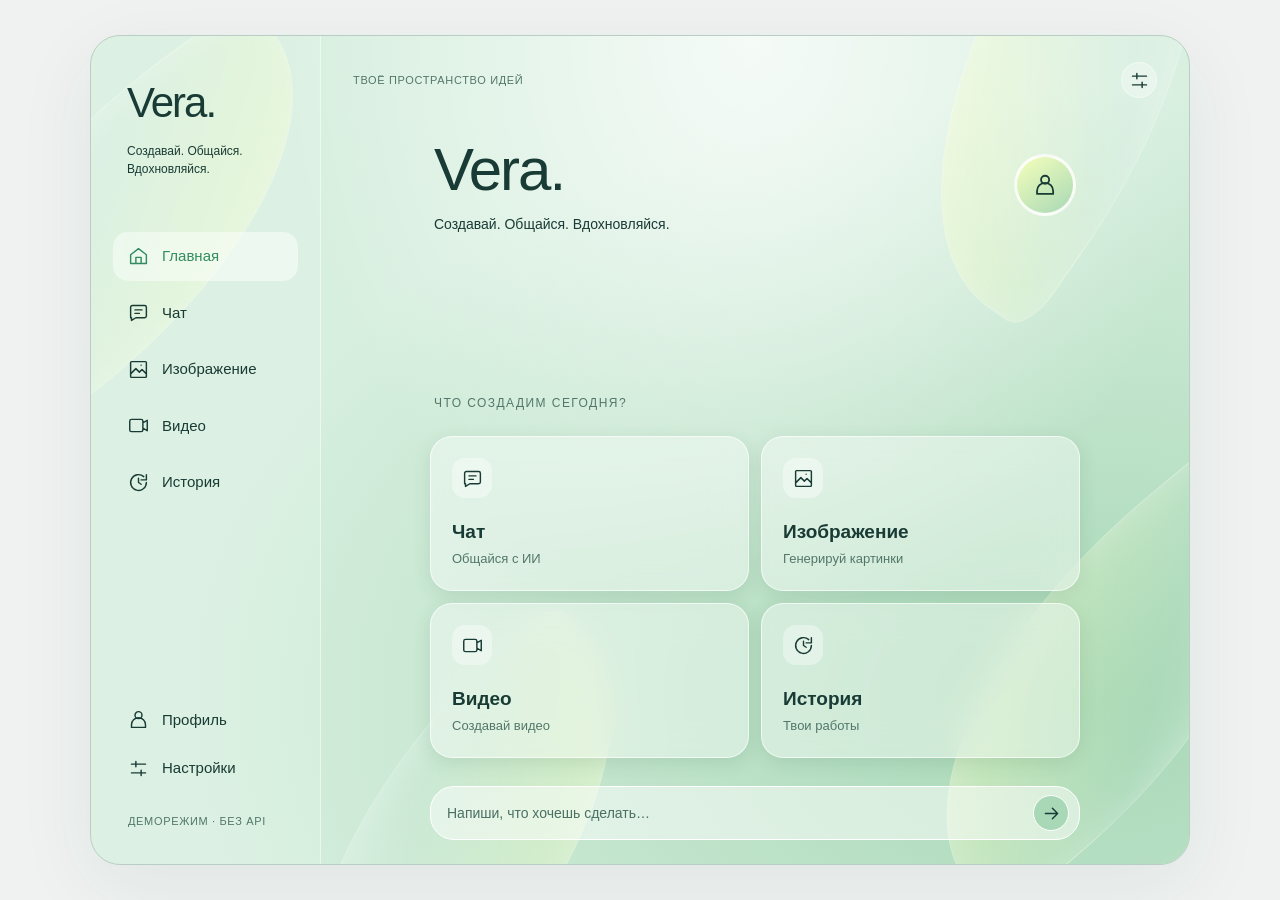
<file: index.html>
<!DOCTYPE html>
<html lang="ru"><head><meta charset="UTF-8"><meta name="viewport" content="width=device-width,initial-scale=1,viewport-fit=cover"><title>Vera — твой AI помощник</title><style>
*{box-sizing:border-box} :root{--bg:#d7efdf;--accent:#328c60;--ink:#193b35;--muted:#52776a;--petal:#f5ffbb;--wash:#a8d8b6;--panel:#ffffff65;--line:#ffffffa8;--shadow:#305e4320}body[data-theme=rose]{--bg:#f6d7e2;--accent:#b64f79;--ink:#59303e;--muted:#916674;--petal:#ffe9e9;--wash:#efa8c4}body[data-theme=sand]{--bg:#f8e7c5;--accent:#aa793c;--ink:#57432b;--muted:#8b7658;--petal:#fff9e5;--wash:#f1cb86}body[data-theme=violet]{--bg:#e5d7f6;--accent:#8c5abd;--ink:#423456;--muted:#7e6b95;--petal:#f7e9ff;--wash:#c7a5e9}body[data-theme=blue]{--bg:#d7e5f6;--accent:#527cb8;--ink:#2b405b;--muted:#617e9e;--petal:#e9faff;--wash:#9cbce5}body[data-theme=gray]{--bg:#c7cfd1;--accent:#607781;--ink:#25373f;--muted:#5b727c;--petal:#f1f5f5;--wash:#8e9ea7}
body{margin:0;background:#eff2f1;color:var(--ink);font:15px/1.5 -apple-system,BlinkMacSystemFont,'Segoe UI',sans-serif}button,input,select{font:inherit;color:inherit}button{cursor:pointer}button,a,input,select{-webkit-tap-highlight-color:transparent}button{border:0;background:none}button:focus-visible,a:focus-visible,input:focus-visible,select:focus-visible{outline:3px solid var(--accent);outline-offset:4px}button:hover{filter:brightness(.97)}button:disabled{opacity:.5;cursor:wait}svg{width:21px;height:21px;fill:none;stroke:currentColor;stroke-width:1.65;stroke-linecap:round;stroke-linejoin:round;flex-shrink:0}h1,h2,h3,p{margin:0}h2{font-size:22px;font-weight:550}h3{font-size:16px;font-weight:550}small{color:var(--muted);font-size:12px} .app{position:relative;max-width:1100px;margin:35px auto;min-height:calc(100dvh - 70px);border:1px solid #b9cec3;border-radius:30px;overflow:hidden;background:var(--bg);box-shadow:0 22px 80px #233e3b12;isolation:isolate;display:grid;grid-template-columns:230px 1fr;transition:background .3s} .ambient{position:absolute;inset:0;z-index:-1;overflow:hidden;background:radial-gradient(ellipse at 60% 0%,#ffffffc0,transparent 50%),radial-gradient(ellipse at 90% 80%,var(--wash),transparent 65%)} .ambient i{position:absolute;width:480px;height:230px;border-radius:80% 10% 80% 10%;border:1px solid #ffffff8c;background:linear-gradient(145deg,#fff7,transparent 40%,var(--petal));box-shadow:inset 0 0 35px #ffffff70;transform:rotate(-36deg);opacity:.55}.ambient i:nth-child(1){left:-210px;top:80px}.ambient i:nth-child(2){right:-120px;top:-80px;transform:rotate(125deg)}.ambient i:nth-child(3){right:-160px;bottom:70px;transform:rotate(140deg)}.ambient i:nth-child(4){left:130px;bottom:-100px;transform:rotate(-45deg)}
.sidebar{padding:35px 22px;border-right:1px solid #ffffff70;background:#ffffff22;display:flex;flex-direction:column;gap:8px}.brand{font-size:42px;letter-spacing:-2px;font-weight:500}.sidebar .brand{padding:0 14px}.tagline{font-size:12px}.sidebar .tagline{padding:0 14px;margin-bottom:46px}.navlink{display:flex;align-items:center;gap:13px;width:100%;text-align:left;padding:13px 15px;border-radius:15px}.navlink.active{background:#ffffff70;color:var(--accent)}.sidebar .bottom{margin-top:auto;padding-top:40px}.demo{font-size:11px;letter-spacing:.06em;text-transform:uppercase;color:var(--muted)}.sidebar .demo{margin:20px 15px 0}.workspace{min-width:0;display:flex;flex-direction:column;height:calc(100dvh - 72px);min-height:700px;max-height:1100px}.status{display:none}.topbar{height:88px;flex-shrink:0;display:flex;align-items:center;gap:12px;padding:0 32px}.topbar h2{flex:1}.iconbtn{width:36px;height:36px;border-radius:50%;display:inline-flex;align-items:center;justify-content:center;background:#ffffff55;border:1px solid #ffffff50}.screen{padding:0 32px 24px;flex:1;overflow:auto;scrollbar-width:thin;scrollbar-color:#ffffff90 transparent}.glass{background:var(--panel);border:1px solid var(--line);box-shadow:0 5px 18px var(--shadow);backdrop-filter:blur(16px);border-radius:22px}.home{display:flex;flex-direction:column;min-height:100%;gap:24px}.hero{padding:10px 4px 0;display:flex;justify-content:space-between;align-items:center}.hero .brand{font-size:60px;line-height:1.2}.hero .tagline{font-size:14px;margin-top:8px}.avatar{width:48px;height:48px;border-radius:50%;background:var(--wash);border:3px solid #ffffffe0;overflow:hidden;flex-shrink:0}.avatar img{width:100%;height:100%;object-fit:cover}.intro-space{flex:1;min-height:60px;display:flex;align-items:flex-end;padding-left:4px}.intro-space span{color:var(--muted);font-size:12px;letter-spacing:.12em;text-transform:uppercase}.tiles{display:grid;grid-template-columns:1fr 1fr;gap:12px}.tile{min-height:155px;padding:21px;display:flex;text-align:left;flex-direction:column;align-items:flex-start;transition:transform .2s,background .2s}.tile:hover{transform:translateY(-3px);background:#ffffff8c}.tile .tileicon{display:flex;align-items:center;justify-content:center;width:40px;height:40px;border-radius:13px;background:#ffffff60;margin-bottom:20px}.tile h3{font-size:19px;margin-bottom:2px}.tile p{font-size:13px;color:var(--muted)}.composer{display:flex;gap:10px;align-items:center;padding:8px 10px 8px 16px;border-radius:24px;background:#ffffff80;border:1px solid white}.composer input{background:none;border:0;outline:0;min-width:0;flex:1;padding:6px 0;font-size:14px}.composer .send{background:var(--wash);border:1px solid #fff}.home .composer{margin-top:4px}.footer{padding:10px 30px 18px}.bottombar{display:none}.tokenbar{display:flex;align-items:center;justify-content:space-between;gap:8px;padding:10px 14px;border-radius:18px;background:#ffffff35;border:1px solid #ffffff70;font-size:13px;margin-top:10px}.tokenbar span{display:flex;gap:8px;align-items:center}.tokenbar svg{width:16px}.pill{padding:7px 13px;border-radius:20px;background:#ffffff65;font-size:12px;display:inline-flex;align-items:center;gap:6px}.pill.active{background:var(--wash);color:var(--ink)}.chips{display:flex;gap:7px;margin-bottom:18px;flex-wrap:wrap}.message{max-width:88%;padding:17px 20px;margin:0 0 14px;border-radius:20px;background:#ffffff80;border:1px solid #ffffffa0;white-space:pre-wrap;font-size:14px;line-height:1.6;overflow-wrap:anywhere}.message.user{background:var(--wash);margin-left:auto;max-width:78%}.message .by{font-size:12px;color:var(--accent);font-weight:600;margin-bottom:8px;display:flex;align-items:center;gap:7px}.message time{font-size:10px;display:block;text-align:right;color:var(--muted);margin-top:4px}.chat-log{padding-top:8px}.prompt{padding:15px 17px;display:flex;gap:10px;align-items:center;border-radius:18px;margin-bottom:13px}.prompt p{flex:1;font-size:14px}.preview{position:relative;overflow:hidden;border-radius:19px;background:#bfd4c9;aspect-ratio:1.48}.preview img{width:100%;height:100%;object-fit:cover;display:block}.preview.video img{animation:pan 14s alternate infinite ease-in-out;animation-play-state:paused}.preview.playing img{animation-play-state:running}.preview .play{position:absolute;top:50%;left:50%;transform:translate(-50%,-50%);width:58px;height:58px;border-radius:50%;display:grid;place-items:center;background:#173d4866;border:1px solid #ffffffe0;color:white;backdrop-filter:blur(6px)}.preview .duration{position:absolute;bottom:12px;right:14px;color:white;font-size:12px;background:#0005;border-radius:10px;padding:3px 8px}.preview .demolabel{position:absolute;left:12px;top:12px;color:white;background:#193b355c;border-radius:10px;padding:3px 9px;font-size:11px}.actions{display:flex;align-items:center;gap:8px;margin:10px 0 18px}.actions .cost{margin-right:auto;font-size:12px;background:#fff7;border-radius:20px;padding:6px 10px}.actions .liked{color:#b44d78;background:#fff9}.thumbs{display:grid;grid-template-columns:repeat(4,1fr);gap:8px}.thumb{padding:0;border:2px solid transparent;border-radius:12px;overflow:hidden;aspect-ratio:1}.thumb.selected{border-color:var(--accent)}.thumb img{width:100%;height:100%;object-fit:cover}.sectionheading{display:flex;align-items:center;justify-content:space-between;margin:26px 0 13px}.sectionheading button{font-size:13px}.profilehead{display:flex;align-items:center;gap:16px;margin:10px 0 25px}.profilehead .avatar{width:76px;height:76px}.profilehead h2{font-size:28px}.balance{padding:20px}.balance .row{display:flex;justify-content:space-between;align-items:center}.balance b{font-size:22px;font-weight:500}.progress{background:var(--wash);height:12px;border-radius:20px;overflow:hidden;flex:1;margin-right:15px}.progress i{display:block;height:100%;background:var(--accent);border-radius:20px}.balance .row+.row{margin-top:16px}.gallery{display:grid;grid-template-columns:1fr 1fr;gap:12px}.card{padding:0;text-align:left;overflow:hidden;border-radius:16px}.card img{width:100%;aspect-ratio:1.55;object-fit:cover;display:block}.card .caption{padding:9px 12px;font-size:13px}.card small{display:block}.setting{padding:16px 4px;border-bottom:1px solid #ffffff70;display:flex;align-items:center;gap:13px;text-align:left;width:100%}.setting span{flex:1}.setting small{display:block}.setting svg:last-child{width:16px}.banner{padding:25px;margin-top:28px;background:linear-gradient(110deg,#c7abeb88,#fff6,var(--wash));border-radius:20px}.themes{display:grid;grid-template-columns:repeat(3,1fr);gap:14px;margin:24px 0}.theme{background:#fff7;border-radius:18px;padding:9px;border:2px solid transparent}.theme.selected{border-color:var(--accent)}.swatch{display:grid;place-items:center;aspect-ratio:1;border-radius:13px;color:white;background:radial-gradient(ellipse at 20% 10%,#fff9,transparent),linear-gradient(135deg,#fff7,transparent 55%),var(--swatch);font-size:36px}.theme small{display:block;margin:9px 0 3px;color:var(--ink)}.primary{background:var(--accent);color:white;padding:13px 20px;border-radius:16px;width:100%;margin-top:16px}.field{display:block;margin:16px 0;font-size:13px}.field input,.field select{display:block;width:100%;margin-top:7px;border:1px solid white;background:#ffffff90;border-radius:12px;padding:12px}.switch{accent-color:var(--accent);width:20px;height:20px}.empty{text-align:center;padding:50px 20px;color:var(--muted)}dialog{color:var(--ink);border:1px solid white;border-radius:25px;background:var(--bg);width:min(90vw,400px);padding:24px;box-shadow:0 25px 100px #0003}dialog::backdrop{background:#173a3555;backdrop-filter:blur(7px)}dialog .dialoghead{display:flex;align-items:center;justify-content:space-between;margin-bottom:15px}dialog p{font-size:14px;color:var(--muted)}.toast{position:fixed;bottom:30px;left:50%;transform:translate(-50%,20px);background:var(--ink);color:var(--bg);padding:12px 20px;border-radius:16px;opacity:0;pointer-events:none;transition:.2s;z-index:10;max-width:90vw;font-size:13px}.toast.show{opacity:1;transform:translate(-50%,0)}.drawer-overlay{position:absolute;inset:0;background:#122e3959;backdrop-filter:blur(12px);z-index:5;display:flex}.drawer{width:80%;max-width:340px;background:#273d49bd;color:#fff;padding:27px 23px;box-shadow:20px 0 90px #172c4240;display:flex;flex-direction:column}.drawer .brand{font-size:32px;margin-bottom:25px}.drawer .navlink{padding:12px}.drawer .close{position:absolute;right:20px;top:23px;color:white}.drawer hr{width:100%;border:0;border-top:1px solid #fff5;margin:20px 0}.drawer .tokenbar{margin-top:auto}.muted{color:var(--muted);font-size:13px}.help p{margin:15px 0}.hide{display:none!important}@keyframes pan{from{transform:scale(1)}to{transform:scale(1.22) translate(3%,2%)}}@media(prefers-reduced-motion:reduce){*,*::before,*::after{animation:none!important;transition:none!important}}
@media(max-width:750px){body{background:var(--bg)}.app{display:block;margin:0;border:0;border-radius:0;min-height:100dvh}.sidebar{display:none}.workspace{height:100dvh;min-height:620px;max-height:none}.status{display:flex;justify-content:space-between;padding:17px 25px 0;font-size:12px;font-weight:600;height:40px}.status svg{width:17px;height:14px}.status span{display:flex;gap:4px;align-items:center}.topbar{height:65px;padding:0 22px}.topbar h2{font-size:19px}.screen{padding:0 22px 15px}.hero{padding-top:0}.hero .brand{font-size:49px}.hero .tagline{font-size:12px}.home{gap:17px}.intro-space{min-height:36px}.intro-space span{display:none}.tile{min-height:135px;padding:17px}.tile .tileicon{width:33px;height:33px;margin-bottom:13px}.tile h3{font-size:16px}.tile p{font-size:12px}.footer{padding:5px 22px 13px}.bottombar{display:flex;justify-content:space-around;padding:12px 5px max(13px,env(safe-area-inset-bottom));background:#ffffff50;border-top:1px solid #ffffff70;flex-shrink:0}.bottombar button{display:flex;align-items:center;flex-direction:column;gap:4px;min-width:72px;font-size:11px;color:var(--muted)}.bottombar .active{color:var(--accent);font-weight:600}.bottombar svg{width:19px;height:19px}.preview{aspect-ratio:1.27}.message{padding:13px 15px;font-size:13px;max-width:95%}.themes{gap:9px}.toast{bottom:85px}.gallery{gap:10px}.home .composer{margin-bottom:5px}}
@media(min-width:751px){.mobile-menu{display:none}.home{max-width:650px;margin:auto}.screen>.gallery{grid-template-columns:repeat(3,1fr)}.preview{max-height:370px}.thumbs{max-width:430px}.hero .avatar{width:62px;height:62px}}
/* Vera v2: separate local chats and media library */
.sidebar{overflow:hidden}.side-chat-area{display:flex;flex-direction:column;min-height:0;margin-top:9px}.chat-divider{height:1px;background:#ffffff70;margin:9px 13px 16px}.side-chat-head{display:flex;align-items:center;justify-content:space-between;padding:0 8px 8px 14px}.side-chat-head strong{font-size:12px;letter-spacing:.06em;text-transform:uppercase;color:var(--muted)}.chat-list{min-height:0;overflow:auto;padding-right:3px;scrollbar-width:thin}.chat-row{display:grid;grid-template-columns:minmax(0,1fr) auto auto;align-items:center;gap:2px;padding:2px;border-radius:13px}.chat-row.active{background:#ffffff6b}.chat-open{min-width:0;text-align:left;padding:9px 8px 9px 11px;white-space:nowrap;overflow:hidden;text-overflow:ellipsis;font-size:13px}.chat-mini{width:29px;height:29px;border-radius:9px;display:grid;place-items:center;color:var(--muted)}.chat-mini:hover{background:#ffffff6e}.chat-mini svg{width:15px;height:15px}.chat-mini.pinned{color:var(--accent)}.no-chats{padding:13px 14px;color:var(--muted);font-size:12px}.new-chat{display:flex;align-items:center;gap:8px;color:var(--accent);font-size:13px}.new-chat svg{width:17px;height:17px}.chat-empty,.studio-empty,.library-empty{height:100%;min-height:250px;display:grid;place-items:center;text-align:center;color:var(--muted);padding:35px}.chat-empty svg,.studio-empty svg,.library-empty svg{width:34px;height:34px;margin:0 auto 11px;opacity:.68}.chat-empty strong,.studio-empty strong,.library-empty strong{display:block;color:var(--ink);font-size:16px;font-weight:550;margin-bottom:5px}.offline-note{font-size:12px;color:var(--muted);text-align:center;padding:3px 12px 0}.message.user{max-width:min(82%,680px)}.drawer-overlay{opacity:0;pointer-events:none;transition:opacity .28s ease}.drawer-overlay.open{opacity:1;pointer-events:auto}.drawer{transform:translateX(-102%);transition:transform .38s cubic-bezier(.22,1,.36,1);will-change:transform}.drawer-overlay.open .drawer{transform:translateX(0)}.drawer .side-chat-area{flex:1}.drawer .chat-divider{background:#ffffff35}.drawer .side-chat-head strong,.drawer .no-chats,.drawer .chat-mini{color:#dce7e6}.drawer .chat-row.active{background:#ffffff1c}.drawer .new-chat{color:white}.drawer .bottom{margin-top:15px}.dialog-actions{display:grid;gap:9px;margin-top:18px}.danger{color:#a32f4d;background:#ffffff78}.studio-empty{min-height:290px;border-radius:20px;background:#ffffff3d;border:1px dashed #ffffffc0}.library-empty{min-height:360px}.caption-row{display:flex;align-items:center;justify-content:space-between;gap:8px}.pin-mark{color:var(--accent)}
@media(max-width:750px){.workspace{min-height:0}.screen{min-height:0}.drawer{max-width:350px;width:min(88%,350px);padding-top:max(27px,env(safe-area-inset-top))}.drawer .chat-list{max-height:34dvh}.topbar{transition:background .25s}.topbar h2{white-space:nowrap;overflow:hidden;text-overflow:ellipsis}.chat-empty{min-height:180px}.studio-empty{min-height:230px}.library-empty{min-height:250px}.message.user{max-width:92%}}
@media(max-width:380px){.status{height:34px;padding:12px 16px 0}.topbar{height:58px;padding:0 14px;gap:8px}.topbar h2{font-size:17px}.screen{padding:0 14px 10px}.footer{padding:4px 14px 9px}.bottombar{padding-top:8px}.bottombar button{min-width:60px;font-size:10px}.hero .brand{font-size:40px}.hero .avatar{width:42px;height:42px}.home{gap:11px}.tiles{gap:8px}.tile{min-height:116px;padding:13px}.tile .tileicon{margin-bottom:8px}.tile h3{font-size:15px}.tile p{font-size:11px}.intro-space{min-height:8px}.composer{padding-left:13px}.gallery{grid-template-columns:1fr}.themes{grid-template-columns:repeat(2,1fr)}}
@media(max-height:650px) and (max-width:750px){.status{display:none}.topbar{height:56px}.home{gap:9px}.intro-space{display:none}.tile{min-height:105px}.tile .tileicon{margin-bottom:6px}.bottombar{padding-bottom:max(8px,env(safe-area-inset-bottom))}}
/* Liquid-glass drawer: theme-aware, readable and collision-free. */
.drawer-overlay{background:linear-gradient(90deg,rgba(9,24,30,.28),rgba(9,24,30,.08));-webkit-backdrop-filter:blur(9px) saturate(.92);backdrop-filter:blur(9px) saturate(.92)}
.sidebar .side-chat-area{flex:1 1 auto;min-height:82px;overflow:hidden}.sidebar .chat-list{flex:1 1 auto;min-height:0;overflow-y:auto}.sidebar .bottom{flex:0 0 auto}
.drawer{position:relative;isolation:isolate;overflow-x:hidden;overflow-y:auto;overscroll-behavior:contain;background:rgba(31,53,61,.72);border-right:1px solid rgba(255,255,255,.42);box-shadow:18px 0 70px rgba(13,31,39,.28),inset -1px 0 rgba(255,255,255,.15);-webkit-backdrop-filter:blur(30px) saturate(1.35);backdrop-filter:blur(30px) saturate(1.35)}
.drawer::before{content:"";position:absolute;z-index:0;inset:0;pointer-events:none;background:radial-gradient(85% 45% at 12% 0%,rgba(255,255,255,.26),transparent 68%),radial-gradient(70% 44% at 100% 58%,color-mix(in srgb,var(--accent) 20%,transparent),transparent 72%),linear-gradient(130deg,rgba(255,255,255,.10),transparent 38%,rgba(255,255,255,.04));opacity:.9}
.drawer::after{content:"";position:absolute;z-index:0;pointer-events:none;inset:0 auto 0 0;width:1px;background:linear-gradient(transparent,rgba(255,255,255,.62),transparent)}
.drawer>*{position:relative;z-index:1;flex-shrink:0}.drawer .brand{margin-bottom:22px;text-shadow:0 2px 22px rgba(0,0,0,.16)}
.drawer .navlink{color:rgba(255,255,255,.95);border:1px solid transparent;transition:color .22s ease,background .22s ease,border-color .22s ease,transform .22s ease,box-shadow .22s ease}.drawer .navlink:hover{background:rgba(255,255,255,.09);filter:none}.drawer .navlink:active{transform:scale(.985)}
.drawer .navlink.active{color:var(--accent);color:color-mix(in srgb,var(--accent) 72%,white);background:linear-gradient(135deg,rgba(255,255,255,.58),rgba(255,255,255,.34));border-color:rgba(255,255,255,.5);box-shadow:inset 0 1px rgba(255,255,255,.55),0 8px 25px rgba(7,27,34,.12);text-shadow:0 1px rgba(255,255,255,.26)}
.drawer .close{position:absolute;right:20px;top:23px;color:white;background:rgba(255,255,255,.15);border:1px solid rgba(255,255,255,.4);box-shadow:inset 0 1px rgba(255,255,255,.35),0 8px 24px rgba(10,29,36,.12);-webkit-backdrop-filter:blur(15px);backdrop-filter:blur(15px)}
.drawer .side-chat-area{flex:0 0 auto;min-height:0;margin-top:8px;overflow:hidden}.drawer .chat-divider{margin:13px 10px 12px;background:linear-gradient(90deg,transparent,rgba(255,255,255,.45) 12%,rgba(255,255,255,.45) 88%,transparent)}
.drawer .side-chat-head{display:grid;grid-template-columns:minmax(0,1fr) auto;align-items:center;gap:10px;padding:0 8px 8px 10px;min-height:34px}.drawer .side-chat-head strong{min-width:0;white-space:nowrap;overflow:hidden;text-overflow:ellipsis;color:rgba(255,255,255,.68);line-height:1.2}.drawer .new-chat{justify-self:end;white-space:nowrap;color:var(--accent);color:color-mix(in srgb,var(--accent) 65%,white);padding:6px 8px;border-radius:10px}.drawer .new-chat:hover{background:rgba(255,255,255,.1)}
.drawer .chat-list{flex:0 1 auto;max-height:min(23dvh,190px);overflow-y:auto;overflow-x:hidden;padding:0 2px 2px}.drawer .no-chats{padding:7px 11px 11px;color:rgba(255,255,255,.58)}.drawer .chat-row{margin-bottom:2px}.drawer .chat-open{color:rgba(255,255,255,.94)}.drawer .chat-mini{color:rgba(255,255,255,.66)}.drawer .chat-mini.pinned{color:var(--accent);color:color-mix(in srgb,var(--accent) 68%,white)}
.drawer .bottom{flex:0 0 auto;margin:12px 0 0;padding-top:11px;border-top:1px solid rgba(255,255,255,.22)}.drawer .bottom .navlink{margin-bottom:2px}.drawer .tokenbar{margin-top:11px;background:linear-gradient(135deg,rgba(255,255,255,.16),rgba(255,255,255,.08));border-color:rgba(255,255,255,.43);box-shadow:inset 0 1px rgba(255,255,255,.2);-webkit-backdrop-filter:blur(16px);backdrop-filter:blur(16px)}.drawer .tokenbar .pill{background:rgba(255,255,255,.28);color:#fff;border:1px solid rgba(255,255,255,.18)}
@media(max-width:750px){.drawer{padding:25px 19px max(18px,env(safe-area-inset-bottom));height:100%;max-height:100dvh}.drawer .chat-list{max-height:min(22dvh,170px)}}
@media(max-height:720px) and (max-width:750px){.drawer{padding-top:16px}.drawer .brand{margin-bottom:10px}.drawer .navlink{padding:8px 11px}.drawer .side-chat-area{margin-top:2px}.drawer .chat-divider{margin:8px 10px}.drawer .chat-list{max-height:72px}.drawer .bottom{margin-top:7px;padding-top:7px}.drawer .tokenbar{margin-top:7px}.drawer .close{top:14px}}
/* Product controls, readable theme contrast and favorites. */
body,.workspace,.screen,.topbar,.sidebar{color:var(--ink)}.glass,.composer,.prompt,.tokenbar,dialog,.field input,.field select{color:var(--ink)}input::placeholder{color:color-mix(in srgb,var(--muted) 86%,var(--ink));opacity:1}.muted,small,.tile p{color:var(--muted)}.primary{color:#fff}.iconbtn svg{display:block;margin:auto}
.actions .iconbtn{display:grid;place-items:center}.actions .iconbtn svg{width:20px;height:20px}.actions .iconbtn.liked{color:#e53f5f;background:rgba(255,255,255,.82);box-shadow:0 4px 16px rgba(210,41,72,.16)}.actions .iconbtn.liked svg,.favorite-button.liked svg{fill:#e53f5f;stroke:#e53f5f}
.media-card{position:relative;overflow:hidden;border-radius:16px}.media-card-main{display:block;width:100%;padding:0;text-align:left;color:var(--ink)}.media-card-main img{width:100%;aspect-ratio:1.55;object-fit:cover;display:block}.favorite-button{position:absolute;top:9px;right:9px;width:36px;height:36px;border-radius:50%;display:grid;place-items:center;color:#fff;background:rgba(24,42,49,.36);border:1px solid rgba(255,255,255,.65);box-shadow:0 5px 18px rgba(12,34,43,.2);-webkit-backdrop-filter:blur(12px);backdrop-filter:blur(12px)}.favorite-button svg{width:19px;height:19px}.favorite-button.liked{color:#e53f5f;background:rgba(255,255,255,.9)}
.composer-cost{display:inline-flex;align-items:center;gap:4px;flex:0 0 auto;padding:6px 9px;border-radius:14px;background:rgba(255,255,255,.48);color:var(--accent);font-size:12px;font-weight:650;white-space:nowrap}.composer-cost.insufficient{color:#c52e4d;background:rgba(255,235,240,.82)}.composer-cost svg{width:14px;height:14px}.generation-summary{display:flex;align-items:center;justify-content:space-between;gap:10px;margin:-4px 0 13px;color:var(--muted);font-size:12px}.generation-summary strong{color:var(--accent);font-size:13px}
.param-grid{display:grid;grid-template-columns:1fr 1fr;gap:12px}.param-grid .field{margin:0}.param-cost{display:flex;align-items:center;justify-content:space-between;gap:12px;margin-top:17px;padding:13px 15px;border-radius:15px;background:rgba(255,255,255,.54);border:1px solid rgba(255,255,255,.7)}.param-cost b{font-size:18px;color:var(--accent)}.param-note{margin-top:10px;font-size:12px;color:var(--muted)}
.pricing-hero{padding:21px;margin:3px 0 22px;background:linear-gradient(135deg,rgba(255,255,255,.68),rgba(255,255,255,.34))}.pricing-balance{display:flex;justify-content:space-between;align-items:end;gap:15px}.pricing-balance b{display:block;font-size:34px;line-height:1.15;font-weight:560}.plan-badge{padding:7px 11px;border-radius:14px;background:var(--wash);font-size:12px}.pricing-section{margin-top:24px}.pricing-section>h3{margin-bottom:11px}.pricing-grid{display:grid;grid-template-columns:repeat(3,1fr);gap:11px}.price-card{position:relative;padding:17px;text-align:left;display:flex;flex-direction:column;gap:8px;min-height:170px}.price-card.featured{border-color:color-mix(in srgb,var(--accent) 55%,white);box-shadow:0 10px 28px color-mix(in srgb,var(--accent) 17%,transparent)}.price-card .price{font-size:22px;font-weight:600}.price-card ul{list-style:none;padding:0;margin:0;color:var(--muted);font-size:12px;flex:1}.price-card li{margin:4px 0}.price-card button{margin-top:auto;background:var(--accent);color:white;border-radius:12px;padding:9px 12px}.price-card.current button{background:rgba(255,255,255,.7);color:var(--accent)}.reward-card{padding:17px;display:flex;align-items:center;gap:14px}.reward-card>span:first-child{width:42px;height:42px;border-radius:14px;background:var(--wash);display:grid;place-items:center}.reward-card>span:first-child svg{width:22px}.reward-card .reward-copy{flex:1}.reward-card .reward-copy small{display:block}.reward-card button{background:var(--accent);color:#fff;padding:9px 13px;border-radius:12px}.custom-tokens{display:grid;grid-template-columns:minmax(0,1fr) auto;gap:9px}.custom-tokens input{min-width:0;border:1px solid white;background:#ffffff90;border-radius:13px;padding:12px}.custom-tokens button{background:var(--accent);color:white;border-radius:13px;padding:0 17px}.payment-note{margin-top:12px;padding:12px 14px;border-radius:14px;background:rgba(255,255,255,.35);color:var(--muted);font-size:12px}.ad-demo{text-align:center;padding:18px 0}.ad-demo .ad-mark{height:120px;border-radius:18px;display:grid;place-items:center;margin-bottom:15px;background:linear-gradient(135deg,var(--wash),rgba(255,255,255,.7));font-size:24px;font-weight:650}
@media(max-width:700px){.pricing-grid{grid-template-columns:1fr}.price-card{min-height:0}.param-grid{grid-template-columns:1fr}.reward-card{align-items:flex-start;flex-wrap:wrap}.reward-card button{width:100%}}
@media(max-width:380px){.composer-cost{padding:5px 7px;font-size:11px}.composer input{font-size:13px}.custom-tokens{grid-template-columns:1fr}.custom-tokens button{padding:11px}.pricing-hero{padding:17px}}
/* Media sessions, tidy library cards and animated generation state. */
.gallery{grid-template-columns:repeat(2,minmax(0,1fr))}.media-card{min-width:0}.media-card-main{min-width:0;overflow:hidden}.media-card .caption{display:grid;gap:3px;min-width:0;padding:10px 12px 12px;font-size:13px;line-height:1.35}.media-card .caption-row{min-width:0}.media-card .caption-row span{min-width:0;overflow:hidden;text-overflow:ellipsis;white-space:nowrap}.media-card .caption small{display:block;min-width:0;overflow:hidden;text-overflow:ellipsis;white-space:nowrap}.media-card .caption-row small{flex:0 0 auto;margin-left:auto}.chat-open{display:flex;align-items:center;gap:8px}.chat-open .chat-kind{width:20px;height:20px;display:grid;place-items:center;flex:0 0 auto;color:var(--accent)}.chat-open .chat-kind svg{width:15px;height:15px}.chat-open .chat-title-text{min-width:0;overflow:hidden;text-overflow:ellipsis;white-space:nowrap}.drawer .chat-open .chat-kind{color:color-mix(in srgb,var(--accent) 68%,white)}
.generation-loader{position:relative;min-height:290px;display:grid;place-items:center;align-content:center;gap:8px;overflow:hidden;border-radius:20px;text-align:center;background:linear-gradient(135deg,rgba(255,255,255,.6),rgba(255,255,255,.2));border:1px solid rgba(255,255,255,.74);box-shadow:inset 0 1px rgba(255,255,255,.7),0 12px 35px var(--shadow)}.generation-loader::before{content:"";position:absolute;inset:-55%;background:conic-gradient(from 20deg,transparent,var(--wash),transparent 31%,rgba(255,255,255,.9),transparent 57%,var(--accent),transparent);opacity:.38;animation:loaderSpin 4.8s linear infinite}.generation-loader::after{content:"";position:absolute;inset:0;background:linear-gradient(105deg,transparent 30%,rgba(255,255,255,.62) 48%,transparent 66%);transform:translateX(-120%);animation:loaderShine 2.1s ease-in-out infinite}.generation-loader>*{position:relative;z-index:1}.loader-visual{position:relative;width:92px;height:92px;display:grid;place-items:center;margin-bottom:5px;border-radius:28px;background:rgba(255,255,255,.44);border:1px solid rgba(255,255,255,.78);box-shadow:inset 0 1px rgba(255,255,255,.8),0 13px 32px color-mix(in srgb,var(--accent) 18%,transparent)}.loader-visual>svg{width:34px;height:34px;color:var(--accent);animation:loaderPulse 1.35s ease-in-out infinite}.loader-orbit{position:absolute;inset:-8px;border-radius:32px;border:2px solid transparent;border-top-color:var(--accent);border-right-color:rgba(255,255,255,.92);animation:loaderSpin 1.45s linear infinite}.loader-scan{position:absolute;left:12px;right:12px;height:2px;border-radius:5px;background:linear-gradient(90deg,transparent,var(--accent),transparent);box-shadow:0 0 14px var(--accent);animation:loaderScan 1.7s ease-in-out infinite}.generation-loader strong{color:var(--ink);font-size:17px;font-weight:600}.generation-loader>span{color:var(--muted);font-size:12px}.loader-progress{width:min(230px,66%);height:7px;margin-top:8px;overflow:hidden;border-radius:10px;background:rgba(255,255,255,.5);border:1px solid rgba(255,255,255,.55)}.loader-progress i{display:block;width:42%;height:100%;border-radius:inherit;background:linear-gradient(90deg,var(--wash),var(--accent));animation:loaderProgress 1.9s ease-in-out infinite}.loader-dots{display:flex;gap:5px;margin-top:4px}.loader-dots b{width:5px;height:5px;border-radius:50%;background:var(--accent);animation:loaderDot 1.1s ease-in-out infinite}.loader-dots b:nth-child(2){animation-delay:.14s}.loader-dots b:nth-child(3){animation-delay:.28s}@keyframes loaderSpin{to{transform:rotate(360deg)}}@keyframes loaderShine{55%,100%{transform:translateX(120%)}}@keyframes loaderPulse{50%{transform:scale(1.12);opacity:.72}}@keyframes loaderScan{0%,100%{top:17px;opacity:.35}50%{top:73px;opacity:1}}@keyframes loaderProgress{0%{transform:translateX(-110%)}100%{transform:translateX(250%)}}@keyframes loaderDot{50%{transform:translateY(-5px);opacity:.45}}
@media(max-width:750px){.generation-loader{min-height:230px}.media-card .caption{padding:9px 10px 11px}}
@media(max-width:380px){.gallery{grid-template-columns:repeat(2,minmax(0,1fr))}.media-card .caption{font-size:12px;padding:8px 9px 10px}.media-card .caption small{font-size:10px}.favorite-button{width:32px;height:32px;top:7px;right:7px}.favorite-button svg{width:17px;height:17px}}
@media(max-width:320px){.gallery{grid-template-columns:1fr}}
/* The drawer owns its height: chat history scrolls while its controls stay visible. */
.drawer{height:100%;min-height:0;overflow:hidden;display:flex;flex-direction:column}.drawer .side-chat-area{flex:1 1 auto;min-height:0;max-height:none;display:flex;flex-direction:column;overflow:hidden}.drawer .chat-list{flex:1 1 auto;min-height:0;max-height:none;overflow-y:auto;overscroll-behavior:contain}.drawer .bottom{flex:0 0 auto;margin-top:auto}.drawer .navlink.active{color:var(--ink);background:rgba(255,255,255,.75);text-shadow:none}.drawer .new-chat,.drawer .chat-open .chat-kind,.drawer .chat-mini.pinned{color:#f3f9fa}.drawer .side-chat-head strong,.drawer .no-chats{color:rgba(255,255,255,.84)}.drawer .tokenbar,.drawer .tokenbar span,.drawer .tokenbar b,.drawer .tokenbar svg{color:#fff}.drawer .tokenbar small{color:rgba(255,255,255,.88)}.drawer .tokenbar{min-width:0;gap:8px}.tokenbar-balance{min-width:0;flex:1 1 auto}.tokenbar-copy{min-width:0;display:flex;flex-direction:column;align-items:flex-start;line-height:1.25}.tokenbar-copy b,.tokenbar-copy small{white-space:nowrap}.drawer .tokenbar .pill{flex:0 0 auto}.more-chats{width:100%;flex:0 0 auto;text-align:center;color:var(--accent);padding:8px 10px;margin-top:5px;border-radius:12px;background:rgba(255,255,255,.42);font-size:13px;font-weight:600}.drawer .more-chats{color:#fff;background:rgba(255,255,255,.15);border:1px solid rgba(255,255,255,.26)}.draft-chat .chat-open{color:var(--accent);font-weight:600}.drawer .draft-chat .chat-open{color:#fff}.avatar{display:grid;place-items:center;background:linear-gradient(145deg,var(--petal),var(--wash));color:var(--ink)}.avatar>svg{width:55%;height:55%;stroke-width:1.8}.app{touch-action:pan-y}
@media(max-width:750px){.drawer .chat-list{max-height:none}.drawer .side-chat-area{flex:1 1 auto}.drawer .bottom{margin-top:auto}.drawer .tokenbar{padding:10px}.drawer .tokenbar .pill{padding:8px 10px}}
@media(max-height:720px) and (max-width:750px){.drawer .chat-list{max-height:none}.drawer .navlink{padding:8px 11px}.drawer .bottom{margin-top:auto}.drawer .brand{margin-bottom:8px}}
@media(max-width:350px){.drawer .tokenbar{flex-wrap:wrap}.drawer .tokenbar .pill{flex:1 1 100%;justify-content:center}}
/* Actual device status and Telegram chrome belong to the host, never to this page. */
.status{display:none!important}
html.telegram-mini,html.telegram-mini body{height:100%;overscroll-behavior:none}
html.telegram-mini .app{min-height:var(--tg-viewport-height,100dvh)}
@media(max-width:750px){
  html.telegram-mini .app,html.telegram-mini .workspace{height:var(--tg-viewport-height,100dvh);min-height:0}
  html.telegram-mini .bottombar{padding-bottom:max(13px,env(safe-area-inset-bottom),var(--tg-safe-bottom,0px))}
  html.telegram-mini .drawer{padding-bottom:max(18px,env(safe-area-inset-bottom),var(--tg-safe-bottom,0px))}
}
</style><script src="https://telegram.org/js/telegram-web-app.js"></script></head><body data-theme="green"><div class="app" id="app"><div class="ambient"><i></i><i></i><i></i><i></i></div><aside class="sidebar" id="sidebar"></aside><main class="workspace"><header class="topbar" id="topbar"></header><section class="screen" id="screen"></section><div class="footer" id="footer"></div><nav class="bottombar" id="bottom"></nav></main></div><dialog id="modal"></dialog><div class="toast" id="toast" role="status"></div>
<script>
const REFERENCE='[data-uri]';
const paths={chat:'M5 4h14a2 2 0 0 1 2 2v10a2 2 0 0 1-2 2H9l-5 3v-3H3V6a2 2 0 0 1 2-2Z M8 9h8M8 13h5',image:'M4 3h16a1 1 0 0 1 1 1v16a1 1 0 0 1-1 1H4a1 1 0 0 1-1-1V4a1 1 0 0 1 1-1Z M3 17l6-6 4 4 3-3 5 5 M15 7h.01',video:'M4 5h11a2 2 0 0 1 2 2v10a2 2 0 0 1-2 2H4a2 2 0 0 1-2-2V7a2 2 0 0 1 2-2Z M17 9l5-3v12l-5-3',history:'M21 12a9 9 0 1 1-3-6.7 M21 3v6h-6 M12 7v5l3 2',home:'M3 10l9-7 9 7v10H3Z M9 20v-7h6v7',user:'M16 7a4 4 0 1 1-8 0 4 4 0 0 1 8 0Z M4 21v-3a8 8 0 0 1 16 0v3Z',settings:'M4 7h16M4 17h16M9 4v6M15 14v6',back:'M19 12H5m6-6-6 6 6 6',arrow:'M5 12h14m-6-6 6 6-6 6',chevron:'m9 5 7 7-7 7',plus:'M12 5v14M5 12h14',close:'m6 6 12 12M6 18 18 6',heart:'M12 21 3 12C-3 3 8-2 12 6c4-8 15-3 9 6Z',download:'M12 3v12m-5-5 5 5 5-5M4 17v4h16v-4',play:'m8 4 12 8-12 8Z',pause:'M8 5v14M16 5v14',coin:'M21 12a9 9 0 1 1-18 0 9 9 0 0 1 18 0Z M12 8v8',mic:'M9 5a3 3 0 0 1 6 0v7a3 3 0 0 1-6 0Z M5 10v2a7 7 0 0 0 14 0v-2M12 19v3',menu:'M4 6h16M4 12h16M4 18h16',bell:'M5 17h14l-2-4V8a5 5 0 0 0-10 0v5Z M10 21h4',info:'M21 12a9 9 0 1 1-18 0 9 9 0 0 1 18 0Z M12 11v6M12 7h.01',globe:'M21 12a9 9 0 1 1-18 0 9 9 0 0 1 18 0Z M3 12h18M12 3c-5 5-5 13 0 18 5-5 5-13 0-18',check:'m5 12 4 4L19 6',logout:'M9 3H3v18h6M8 12h13m-5-5 5 5-5 5'};
const icon=n=>`<svg viewBox="0 0 24 24" aria-hidden="true"><path d="${paths[n]||paths.info}"/></svg>`;
const esc=s=>String(s).replace(/[&<>"']/g,c=>({'&':'&amp;','<':'&lt;','>':'&gt;','"':'&quot;',"'":'&#39;'}[c]));
let saved={};try{saved=JSON.parse(localStorage.getItem('vero-demo-v1')||'{}')}catch{};
const state={theme:'green',name:'Vera',tokens:2450,likes:[],history:[],messages:[],notifications:true,...saved};
let page='home',selected=0,category='Все',filter='Все',busy=false,playing=false,draftTheme=state.theme;const assets=[];
const themes=[['green','Зелёная','#a8d9b0'],['rose','Розовая','#f1aac8'],['sand','Бежевая','#efce94'],['violet','Фиолетовая','#c7a5ea'],['blue','Синяя','#aac5eb'],['gray','Серая','#aab4bd']];
const labels={home:'Главная',chat:'Чат',image:'Изображение',video:'Видео',history:'История',profile:'Профиль',settings:'Настройки',themes:'Тема оформления',account:'Аккаунт',notifications:'Уведомления',language:'Язык',about:'О приложении',help:'Помощь'};
const samples=['Девушка на фоне заката, стиль киберпанк, неон','Горное озеро на закате, отражения в воде','Город будущего, закат, неоновые огни','Тихая долина среди зелёных гор'];
function save(){try{localStorage.setItem('vero-demo-v1',JSON.stringify(state))}catch{}}
function toast(){/* Actions update the visible page directly; no floating notices. */}
function btn(ic,action,title,extra=''){return `<button class="iconbtn ${extra}" data-action="${action}" title="${title}" aria-label="${title}">${icon(ic)}</button>`}
function nav(p){return `<button class="navlink ${page===p?'active':''}" data-page="${p}">${icon(p==='profile'?'user':p)}${labels[p]}</button>`}
function tokenbar(){return `<div class="tokenbar"><span>${icon('coin')}Токены: ${state.tokens.toLocaleString('ru')}</span><button class="pill" data-action="topup">+ Пополнить</button></div>`}
function avatar(){return icon('user')}
function composer(placeholder){return `<form class="composer" id="composer"><input id="promptInput" autocomplete="off" aria-label="${placeholder}" placeholder="${placeholder}" maxlength="1200" required ${busy?'disabled':''}><button class="iconbtn send" type="submit" aria-label="Отправить" ${busy?'disabled':''}>${icon('arrow')}</button></form>`}
function go(p){if(!labels[p])p='home';playing=false;page=p;category='Все';selected=p==='video'?1:0;location.hash=p;render()}
function render(){document.body.dataset.theme=state.theme;document.querySelector('#sidebar').innerHTML=`<div class="brand">Vera.</div><div class="tagline">Создавай. Общайся. Вдохновляйся.</div>${['home','chat','image','video','history'].map(nav).join('')}<div class="bottom">${nav('profile')}${nav('settings')}<div class="demo">Деморежим · без API</div></div>`;
document.querySelector('#topbar').innerHTML=page==='home'?`<span class="demo" style="flex:1">Твоё пространство идей</span>${btn('menu','menu','Открыть меню','mobile-menu')}${btn('settings','settings','Настройки')}`:`${btn('back','back','Назад')}<h2>${labels[page]}</h2>${btn(page==='profile'?'bell':'settings',page==='profile'?'notifications':'settings',page==='profile'?'Уведомления':'Настройки')}`;
document.querySelector('#bottom').innerHTML=['home','history','profile'].map(p=>`<button data-page="${p}" class="${page===p?'active':''}">${icon(p==='profile'?'user':p)}${labels[p]}</button>`).join('');
const screen=document.querySelector('#screen'),footer=document.querySelector('#footer');footer.innerHTML=['chat','image','video'].includes(page)?composer(page==='chat'?'Напиши сообщение…':busy?'Создаём демопример…':'Напиши запрос…')+tokenbar():'';footer.classList.toggle('hide',!footer.innerHTML);
if(page==='home')screen.innerHTML=`<div class="home"><div class="hero"><div><h1 class="brand">Vera.</h1><p class="tagline">Создавай. Общайся. Вдохновляйся.</p></div><button class="avatar" data-page="profile" aria-label="Открыть профиль">${avatar()}</button></div><div class="intro-space"><span>Что создадим сегодня?</span></div><div class="tiles">${[['chat','Общайся с ИИ'],['image','Генерируй картинки'],['video','Создавай видео'],['history','Твои работы']].map(([p,t])=>`<button class="glass tile" data-page="${p}"><span class="tileicon">${icon(p)}</span><h3>${labels[p]}</h3><p>${t}</p></button>`).join('')}</div>${composer('Напиши, что хочешь сделать…')}</div>`;
else if(page==='chat'){screen.innerHTML=`<div class="chat-log"><div class="message"><div class="by">${icon('check')} Vera <span>✧</span></div>Привет! 👋<br>Я Vera — твой помощник.<br>Можешь спросить о чём угодно: придумать идею, обсудить что-то, помочь с учёбой, работой или просто поболтать.<br><small>Демочат: ответы из готовых сценариев.</small></div>${state.messages.map(m=>`<div class="message ${m.role==='user'?'user':''}">${esc(m.text)}<time>${m.time}</time></div>`).join('')}${busy?'<div class="message">Vera печатает…</div>':''}</div>`;screen.scrollTop=screen.scrollHeight}
else if(page==='image'||page==='video')renderStudio(screen);
else if(page==='profile'){screen.innerHTML=`<div class="profilehead"><button class="avatar" data-page="account" aria-label="Изменить профиль">${avatar()}</button><div><h2>${esc(state.name)}</h2><small>Твой AI помощник</small></div></div><div class="glass balance"><div class="row"><span>${icon('coin')} Токены</span><span><b>${state.tokens.toLocaleString('ru')}</b><small> / 5 000</small></span></div><div class="row"><div class="progress"><i style="width:${Math.min(100,state.tokens/50)}%"></i></div><button class="pill" data-action="topup">+ Пополнить</button></div></div><div class="sectionheading"><h3>Последние генерации</h3><button data-page="history">Все ›</button></div>${gallery(allHistory().slice(0,4))}`}
else if(page==='history'){screen.innerHTML=`<div class="chips">${['Все','Изображения','Видео','Избранное'].map(t=>`<button class="pill ${filter===t?'active':''}" data-filter="${t}">${t}</button>`).join('')}</div>${gallery(allHistory().filter(x=>filter==='Все'||filter==='Избранное'&&state.likes.includes(x.asset)||filter==='Видео'&&x.type==='video'||filter==='Изображения'&&x.type==='image'))}`}
else if(page==='settings')screen.innerHTML=[['user','Аккаунт','account',''],['bell','Уведомления','notifications',''],['settings','Тема оформления','themes','Выбери свой стиль'],['globe','Язык','language','Русский'],['info','О приложении','about','']].map(([i,t,p,s])=>`<button class="setting" data-page="${p}">${icon(i)}<span>${t}${s?`<small>${s}</small>`:''}</span>${icon('chevron')}</button>`).join('')+`<div class="banner"><div class="brand" style="font-size:30px">Vera.</div><small>Создавай. Общайся. Вдохновляйся.</small></div>`;
else if(page==='themes')screen.innerHTML=`<p class="muted">Выбери цветовую тему</p><div class="themes">${themes.map(([id,t,c])=>`<button class="theme ${draftTheme===id?'selected':''}" data-theme-choice="${id}"><span class="swatch" style="--swatch:${c}">${draftTheme===id?'✓':''}</span><small>${t}</small></button>`).join('')}</div><button class="primary" data-action="apply-theme">Применить</button>`;
else if(page==='account')screen.innerHTML=`<form id="accountform"><label class="field">Имя<input name="name" value="${esc(state.name)}" maxlength="40" required></label><p class="muted">Профиль хранится только в этом браузере.</p><button class="primary">Сохранить</button></form>`;
else if(page==='notifications')screen.innerHTML=`<label class="setting">${icon('bell')}<span>Уведомления о готовности<small>Сообщения внутри макета</small></span><input class="switch" type="checkbox" id="notify" ${state.notifications?'checked':''}></label>`;
else if(page==='language')screen.innerHTML=`<label class="field">Язык интерфейса<select><option>Русский</option></select></label><p class="muted">В этом макете доступна русская версия.</p>`;
else screen.innerHTML=`<div class="glass help" style="padding:25px"><div class="brand">Vera.</div><p>${page==='help'?'Открой чат, введи сообщение или выбери раздел «Изображение» / «Видео» и отправь запрос. Результат появится в истории. Нажми на сердечко, чтобы добавить его в избранное.':'Твоё пространство для общения и творчества. Интерактивный макет по визуальному референсу.'}</p><p>Макет работает без интернета и API-ключей. Ответы чата подготовлены заранее, изображения взяты из референса, видео показано как анимированное превью. Токены демонстрационные, оплаты нет.</p><p>Тема, профиль и история сохраняются в этом браузере, если доступно локальное хранилище.</p><button class="primary" data-page="home">На главную</button></div>`;
}
function allHistory(){return [...state.history,...[0,1,2,3].map((asset,i)=>({asset,type:i===1?'video':'image',text:samples[i],cost:i===1?25:12}))]}
function gallery(items){return items.length?`<div class="gallery">${items.map(x=>`<button class="glass card" data-open="${x.asset}" data-kind="${x.type}"><img src="${assets[x.asset]}" alt="${esc(x.text)}"><div class="caption">${x.type==='video'?'Видео':'Изображение'}${state.likes.includes(x.asset)?' ♡':''}<small>◉ −${x.cost} · ${x.date||'Демопример'}</small></div></button>`).join('')}</div>`:'<div class="empty">Пока ничего нет.<br><small>Сохрани понравившуюся работу сердечком.</small></div>'}
function renderStudio(el){let isVideo=page==='video';let cats=isVideo?['Все','Клипы','Короткие','Креатив']:['Все','Пейзажи','Портреты','Аниме'];let visible=category==='Все'?[0,1,2,3]:category==='Портреты'||category==='Аниме'?[0]:category==='Пейзажи'?[1,2,3]:category==='Клипы'?[1,3]:category==='Короткие'?[1,2]:[2,3];el.innerHTML=`<div class="chips">${cats.map(t=>`<button class="pill ${category===t?'active':''}" data-category="${t}">${t}</button>`).join('')}</div><div class="glass prompt"><p>${esc(state.lastPrompt?.[page]|| (isVideo?'Покажи красивую природу с атмосферной музыкой':samples[selected]))}</p>${btn('settings','parameters','Параметры генерации')}</div><div class="preview ${isVideo?'video':''} ${playing?'playing':''}"><img src="${assets[selected]}" alt="${esc(samples[selected])}"><span class="demolabel">${isVideo?'Демоанимация':'Демопример'}</span>${isVideo?`<button class="play" data-action="play" aria-label="${playing?'Пауза':'Воспроизвести'}">${icon(playing?'pause':'play')}</button><span class="duration">0:27</span>`:''}</div><div class="actions"><span class="cost">◉ · ${isVideo?'25':'12'} токенов</span>${btn('download','download',isVideo?'Скачать кадр':'Скачать изображение')}${btn('heart','like','Добавить в избранное',state.likes.includes(selected)?'liked':'')}</div><div class="thumbs">${visible.map(i=>`<button class="thumb ${selected===i?'selected':''}" data-select="${i}" aria-label="${esc(samples[i])}"><img src="${assets[i]}" alt="${esc(samples[i])}"></button>`).join('')}</div>`}
function modal(title,body){document.querySelector('#modal').innerHTML=`<div class="dialoghead"><h2>${title}</h2>${btn('close','close','Закрыть')}</div>${body}`;document.querySelector('#modal').showModal()}
function reply(q){q=q.toLowerCase();if(/видео|иде[яию]/.test(q))return 'Вот несколько идей для видео, которые могут тебе понравиться:\n\n1. Уютное утро в твоём стиле.\n2. Путешествие по красивым местам.\n3. Мини-история с неожиданным финалом.\n4. Город будущего на закате.\n\nКакой формат тебе ближе?';if(/привет|здравств/.test(q))return 'Привет! Рада тебя видеть ✨ Что создадим сегодня: историю, картинку или идею для видео?';if(/уч[её]б|план|работ/.test(q))return 'Попробуй такой план:\n\n1. Выбери одну главную задачу.\n2. Раздели её на три маленьких шага.\n3. Выдели 25 минут на первый шаг.\n4. Сделай перерыв и оцени результат.\n\nЭто пример ответа в деморежиме.';return 'Можно начать с небольшой творческой идеи: представь тихий город на закате, придумай героя и добавь одну неожиданную деталь.\n\nВ этом макете я показываю заранее подготовленные ответы. Попробуй написать «Придумай идею для видео» или «Помоги составить план».'}
async function submit(text){if(busy)return;if(page==='home'){go('chat')}const target=page;if(target==='chat'){state.messages.push({role:'user',text,time:new Date().toLocaleTimeString('ru',{hour:'2-digit',minute:'2-digit'})});busy=true;render();setTimeout(()=>{state.messages.push({role:'assistant',text:reply(text),time:new Date().toLocaleTimeString('ru',{hour:'2-digit',minute:'2-digit'})});busy=false;save();render()},700)}else{const cost=target==='video'?25:12;if(state.tokens<cost){actions.topup();return}busy=true;render();setTimeout(()=>{state.tokens-=cost;const a=/девуш|портрет|аниме/i.test(text)?0:/город|неон/i.test(text)?2:/долин/i.test(text)?3:1;state.lastPrompt={...state.lastPrompt,[target]:text};state.history.unshift({asset:a,type:target,text,cost,date:new Date().toLocaleDateString('ru')});busy=false;save();if(page===target)selected=a;render();if(state.notifications)toast('Демопример готов и добавлен в историю')},1000)}}
const actions={settings:()=>go('settings'),notifications:()=>go('notifications'),back:()=>go(['themes','account','notifications','language','about'].includes(page)?'settings':'home'),close:()=>document.querySelector('#modal').close(),topup:()=>modal('Пополнить токены','<p>Демонстрационное пополнение. Без оплаты и банковских данных.</p><button class="primary" data-action="add-tokens">Добавить 1 000 токенов</button>'),'add-tokens':()=>{state.tokens+=1000;save();actions.close();render();toast('Добавлено 1 000 демотокенов')},'apply-theme':()=>{state.theme=draftTheme;save();render();toast('Тема применена')},like:()=>{state.likes=state.likes.includes(selected)?state.likes.filter(i=>i!==selected):[...state.likes,selected];save();render()},play:()=>{playing=!playing;renderStudio(document.querySelector('#screen'))},download:()=>{const a=document.createElement('a');a.href=assets[selected];a.download=`vero-${selected+1}.png`;a.click();toast(page==='video'?'Сохранён кадр демоанимации':'Изображение сохранено')},voice:()=>modal('Голосовой ввод','<p>В автономном макете микрофон не записывает звук. Можно вставить пример голосового запроса.</p><button class="primary" data-action="voice-demo">«Придумай идею для видео»</button>'),'voice-demo':()=>{actions.close();document.querySelector('#promptInput').value='Придумай идею для видео';document.querySelector('#promptInput').focus()},parameters:()=>modal('Параметры демо',`<form id="params"><label class="field">Стиль<select name="style"><option>Кинематографичный</option><option>Аниме</option><option>Пейзаж</option></select></label><label class="field">Формат<select name="ratio"><option>Альбомный</option><option>Квадратный</option><option>Портретный</option></select></label><p>Параметры меняют выбор примера и кадрирование превью.</p><button class="primary">Применить</button></form>`),menu:()=>{document.querySelector('#app').insertAdjacentHTML('beforeend',`<div class="drawer-overlay" id="drawer"><div class="drawer"><div class="brand">Vera.</div>${btn('close','close-menu','Закрыть меню','close')}${['chat','image','video','history'].map(nav).join('')}<hr>${nav('settings')}${nav('help')}<button class="navlink" data-action="logout">${icon('logout')}Выйти</button>${tokenbar()}</div></div>`)},'close-menu':()=>document.querySelector('#drawer')?.remove(),logout:()=>{actions['close-menu']();go('home');toast('Демосеанс завершён. Данные сохранены.')}};
document.addEventListener('click',e=>{const b=e.target.closest('button');if(!b)return;if(b.dataset.page){actions['close-menu']();go(b.dataset.page)}else if(b.dataset.action){e.preventDefault();actions[b.dataset.action]?.()}else if(b.dataset.themeChoice){draftTheme=b.dataset.themeChoice;state.theme=draftTheme;save();document.body.dataset.theme=state.theme;render();toast('Тема применена')}else if(b.dataset.category){category=b.dataset.category;selected=category==='Аниме'||category==='Портреты'?0:category==='Креатив'?2:1;renderStudio(document.querySelector('#screen'))}else if(b.dataset.filter){filter=b.dataset.filter;render()}else if(b.dataset.select){selected=Number(b.dataset.select);playing=false;renderStudio(document.querySelector('#screen'))}else if(b.dataset.open){go(b.dataset.kind);selected=Number(b.dataset.open);render()}});
document.addEventListener('submit',e=>{e.preventDefault();if(e.target.id==='composer'){const i=document.querySelector('#promptInput');if(i.value.trim())submit(i.value.trim())}if(e.target.id==='accountform'){const n=new FormData(e.target).get('name').trim();if(!n){toast('Введи имя');return}state.name=n;save();toast('Профиль сохранён');go('profile')}if(e.target.id==='params'){const data=new FormData(e.target);selected=data.get('style')==='Аниме'?0:1;actions.close();render();document.querySelector('.preview').style.aspectRatio=data.get('ratio')==='Квадратный'?'1':data.get('ratio')==='Портретный'?'0.8':'1.48';toast('Параметры применены')}});
document.addEventListener('change',e=>{if(e.target.id==='notify'){state.notifications=e.target.checked;save()}});
document.addEventListener('click',e=>{if(e.target.id==='drawer')actions['close-menu']()});
document.addEventListener('keydown',e=>{if(e.key==='Escape')actions['close-menu']()});
window.addEventListener('hashchange',()=>{const p=location.hash.slice(1);if(p!==page)go(labels[p]?p:'home')});
let swipeStart=null;document.addEventListener('touchstart',event=>{if((window.innerWidth||375)>750||event.touches.length!==1){swipeStart=null;return}const point=event.touches[0];swipeStart={x:point.clientX,y:point.clientY,target:event.target}},{passive:true,capture:true});document.addEventListener('touchend',event=>{if(!swipeStart||!event.changedTouches.length)return;const start=swipeStart,point=event.changedTouches[0];swipeStart=null;if(start.target.closest?.('input,textarea,select,dialog')||document.querySelector('#modal')?.open)return;const dx=point.clientX-start.x,dy=point.clientY-start.y;if(Math.abs(dx)<55||Math.abs(dx)<Math.abs(dy)*1.25||Math.abs(dy)>95)return;if(dx>0){if(!document.querySelector('#drawer'))actions.menu()}else if(document.querySelector('#drawer'))actions['close-menu']()},{passive:true,capture:true});document.addEventListener('touchcancel',()=>swipeStart=null,{passive:true});
const source=new Image();source.onload=()=>{[[549,200,183,136],[784,199,181,140],[465,922,211,131],[722,1010,185,74],[1019,63,48,50]].forEach(([x,y,w,h])=>{const c=document.createElement('canvas');c.width=w*2;c.height=h*2;c.getContext('2d').drawImage(source,x,y,w,h,0,0,c.width,c.height);assets.push(c.toDataURL('image/png'))});page=labels[location.hash.slice(1)]?location.hash.slice(1):'home';render()};source.src=REFERENCE;
</script>
<script id="vero-v2">
/* Empty-first local application: chats and generated media are stored separately. */
const VERO_STORE='vero-app-v3';
let persisted={};try{persisted=JSON.parse(localStorage.getItem(VERO_STORE)||'{}')||{}}catch{}
const needsProductMigration=persisted.productVersion!==4;
Object.keys(state).forEach(key=>delete state[key]);
Object.assign(state,{theme:'green',name:'Vera',tokens:50,likes:[],library:[],chats:[],currentChatId:null,currentStudio:{},activeMediaChat:{image:null,video:null},generationSettings:{},plan:'free',planGrants:[],ads:{date:'',count:0},productVersion:4,notifications:true,...persisted,history:[],messages:[]});
if(needsProductMigration){state.tokens=50;state.plan='free';state.planGrants=[];state.ads={date:'',count:0};state.productVersion=4}
if(!Array.isArray(state.library))state.library=[];if(!Array.isArray(state.chats))state.chats=[];if(!Array.isArray(state.likes))state.likes=[];if(!Array.isArray(state.planGrants))state.planGrants=[];if(!state.currentStudio)state.currentStudio={};if(!state.activeMediaChat)state.activeMediaChat={image:null,video:null};if(!state.ads)state.ads={date:'',count:0};state.chats.forEach(chat=>{chat.kind=chat.kind||'chat'});
state.generationSettings={image:{model:'fast',quality:'standard',ratio:'landscape',count:1,style:'cinema'},video:{model:'fast',quality:'720',ratio:'landscape',duration:5,style:'cinema'},...state.generationSettings};
draftTheme=state.theme;document.body.dataset.theme=state.theme;let openingMedia=false,openingChat=false,showAllChats=false,generatingKind=null;
labels.history='Библиотека';labels.pricing='Тарифы';
Object.assign(paths,{settings:'M12.22 2h-.44a2 2 0 0 0-2 2v.18a2 2 0 0 1-1 1.73l-.43.25a2 2 0 0 1-2 0l-.15-.08a2 2 0 0 0-2.73.73l-.22.38a2 2 0 0 0 .73 2.73l.15.1a2 2 0 0 1 1 1.72v.51a2 2 0 0 1-1 1.74l-.15.09a2 2 0 0 0-.73 2.73l.22.38a2 2 0 0 0 2.73.73l.15-.08a2 2 0 0 1 2 0l.43.25a2 2 0 0 1 1 1.73V20a2 2 0 0 0 2 2h.44a2 2 0 0 0 2-2v-.18a2 2 0 0 1 1-1.73l.43-.25a2 2 0 0 1 2 0l.15.08a2 2 0 0 0 2.73-.73l.22-.38a2 2 0 0 0-.73-2.73l-.15-.09a2 2 0 0 1-1-1.74v-.51a2 2 0 0 1 1-1.74l.15-.09a2 2 0 0 0 .73-2.73l-.22-.38a2 2 0 0 0-2.73-.73l-.15.08a2 2 0 0 1-2 0l-.43-.25a2 2 0 0 1-1-1.73V4a2 2 0 0 0-2-2z M12 15a3 3 0 1 0 0-6 3 3 0 0 0 0 6z',tune:'M4 7h16M4 17h16M9 4v6M15 14v6',heart:'M20.8 5.7a5.5 5.5 0 0 0-7.8 0L12 6.8l-1.1-1.1a5.5 5.5 0 0 0-7.8 7.8L12 22l8.8-8.5a5.5 5.5 0 0 0 0-7.8Z',pin:'M12 17v5M8 3h8l-1 7 3 3H6l3-3Z',more:'M5 12h.01M12 12h.01M19 12h.01',edit:'M4 20h4L19 9l-4-4L4 16v4Z M13 7l4 4',trash:'M4 7h16M9 7V4h6v3M7 7l1 14h8l1-14'});
const MODEL_OPTIONS={image:[['fast','Vera Fast'],['pro','Vera Pro'],['art','Vera Art']],video:[['fast','Vera Motion'],['pro','Vera Motion Pro'],['cinema','Vera Cinema']]};
const PLAN_INFO={free:{name:'Free',tokens:50},pro:{name:'Pro',tokens:500},studio:{name:'Studio',tokens:1500}};
function generationCost(kind,settings=state.generationSettings[kind]){if(kind==='image'){const base={fast:4,pro:7,art:11}[settings.model]||4,mult={standard:1,hd:1.5,ultra:2}[settings.quality]||1;return Math.ceil(base*mult*(Number(settings.count)||1))}const base={fast:16,pro:26,cinema:38}[settings.model]||16,quality={720:1,1080:1.4,'4k':2}[settings.quality]||1,duration=Number(settings.duration)===7?1.35:1;return Math.ceil(base*quality*duration)}
function optionList(items,value){return items.map(([id,title])=>`<option value="${id}" ${id===String(value)?'selected':''}>${title}</option>`).join('')}
function planName(){return PLAN_INFO[state.plan]?.name||'Free'}
save=()=>{try{localStorage.setItem(VERO_STORE,JSON.stringify({theme:state.theme,name:state.name,tokens:state.tokens,likes:state.likes,library:state.library,chats:state.chats,currentChatId:state.currentChatId,currentStudio:state.currentStudio,activeMediaChat:state.activeMediaChat,generationSettings:state.generationSettings,plan:state.plan,planGrants:state.planGrants,ads:state.ads,productVersion:state.productVersion,notifications:state.notifications}))}catch{}};
save();
tokenbar=function(){return `<div class="tokenbar"><span class="tokenbar-balance">${icon('coin')}<span class="tokenbar-copy"><b>${state.tokens.toLocaleString('ru')} токенов</b><small>${planName()}</small></span></span><button class="pill" data-action="topup">+ Пополнить</button></div>`};
composer=function(placeholder){const kind=page==='image'||page==='video'?page:null,cost=kind?generationCost(kind):0,notEnough=kind&&state.tokens<cost;return `<form class="composer" id="composer"><input id="promptInput" autocomplete="off" aria-label="${placeholder}" placeholder="${placeholder}" maxlength="1200" required ${busy?'disabled':''}>${kind?`<span class="composer-cost ${notEnough?'insufficient':''}" id="composerCost" title="Стоимость с текущими параметрами">${icon('coin')}${cost}</span>`:''}<button class="iconbtn send" type="submit" aria-label="Отправить" ${busy?'disabled':''}>${icon('arrow')}</button></form>`};
const legacyRender=render;
function activeChat(){return state.chats.find(chat=>chat.id===state.currentChatId)||null}
function activeStudioItem(kind=page){return state.library.find(item=>item.id===state.currentStudio[kind])||null}
function chatTitle(text){const clean=text.replace(/\s+/g,' ').trim();return clean.length>38?clean.slice(0,38).trim()+'…':clean||'Новый чат'}
function orderedChats(){return [...state.chats].sort((a,b)=>(Number(b.pinned)-Number(a.pinned))||((b.updatedAt||0)-(a.updatedAt||0)))}
nav=function(p){const navIcon=p==='profile'?'user':p==='history'?'image':p;return `<button class="navlink ${page===p?'active':''}" data-page="${p}">${icon(navIcon)}${labels[p]}</button>`};
allHistory=()=>state.library;
function chatRows(){const chats=orderedChats(),draft=page==='chat'&&!state.currentChatId?`<div class="chat-row draft-chat active"><button class="chat-open" data-new-chat title="Новый чат"><span class="chat-kind">${icon('chat')}</span><span class="chat-title-text">Новый чат</span></button></div>`:'';if(!chats.length)return draft||'<div class="no-chats">Здесь появятся ваши чаты</div>';return draft+chats.slice(0,showAllChats?undefined:10).map(chat=>{const kind=chat.kind||'chat',isActive=kind==='chat'?page==='chat'&&chat.id===state.currentChatId:page===kind&&state.activeMediaChat[kind]===chat.id;return `<div class="chat-row ${isActive?'active':''}"><button class="chat-open" data-chat-open="${chat.id}" title="${esc(chat.title)}"><span class="chat-kind">${icon(kind==='video'?'video':kind==='image'?'image':'chat')}</span><span class="chat-title-text">${esc(chat.title)}</span></button><button class="chat-mini ${chat.pinned?'pinned':''}" data-chat-command="pin" data-chat-id="${chat.id}" aria-label="${chat.pinned?'Открепить':'Закрепить'} чат">${icon('pin')}</button><button class="chat-mini" data-chat-command="menu" data-chat-id="${chat.id}" aria-label="Действия с чатом">${icon('more')}</button></div>`}).join('')}
function chatCountLabel(count){const last=count%10,teens=count%100;return teens>=11&&teens<=14?'чатов':last===1?'чат':last>=2&&last<=4?'чата':'чатов'}
function chatsAreaBody(){const count=state.chats.length-10,extra=count>0?`<button class="more-chats" data-more-chats aria-expanded="${showAllChats}">${showAllChats?'Свернуть':`Ещё ${count} ${chatCountLabel(count)}`}</button>`:'';return `<div class="chat-divider"></div><div class="side-chat-head"><strong>Чаты</strong><button class="new-chat" data-new-chat>${icon('plus')} Новый</button></div><div class="chat-list">${chatRows()}</div>${extra}`}
function chatsArea(){return `<div class="side-chat-area">${chatsAreaBody()}</div>`}
function syncOpenDrawerChats(){const area=document.querySelector('#drawer .side-chat-area');if(area)area.innerHTML=chatsAreaBody()}
function toggleAllChats(){showAllChats=!showAllChats;for(const selector of ['#drawer .side-chat-area','#sidebar .side-chat-area']){const area=document.querySelector(selector);if(area)area.innerHTML=chatsAreaBody()}}
function sidebarMarkup(){return `<div class="brand">Vera.</div><div class="tagline">Создавай. Общайся. Вдохновляйся.</div>${['home','chat','image','video','history'].map(nav).join('')}${chatsArea()}<div class="bottom">${nav('profile')}${nav('settings')}<div class="demo">Локально · без API</div></div>`}
function drawerMarkup(){return `<div class="drawer-overlay" id="drawer"><div class="drawer"><div class="brand">Vera.</div>${btn('close','close-menu','Закрыть меню','close')}${['home','chat','image','video','history'].map(nav).join('')}${chatsArea()}<div class="bottom">${nav('settings')}${nav('help')}${tokenbar()}</div></div></div>`}
function renderChat(){const screen=document.querySelector('#screen'),chat=activeChat(),messages=chat?.messages||[];screen.innerHTML=messages.length?`<div class="chat-log">${messages.map(message=>`<div class="message user">${esc(message.text)}<time>${message.time}</time></div>`).join('')}</div>`:`<div class="chat-empty"><div>${icon('chat')}<strong>Новый чат</strong><span>Напишите первое сообщение — оно станет названием чата.</span></div></div>`;if(messages.length)screen.scrollTop=screen.scrollHeight;const footer=document.querySelector('#footer');footer.insertAdjacentHTML('beforeend','<div class="offline-note">Сообщения сохраняются на этом устройстве. Ответы ИИ не подключены.</div>')}
gallery=function(items){return items.length?`<div class="gallery">${items.map(item=>`<article class="glass media-card"><button class="media-card-main" data-library-id="${item.id}"><img src="${assets[item.asset]}" alt="${esc(item.text)}"><div class="caption"><div class="caption-row"><span>${item.type==='video'?'Видео':'Изображение'}</span><small>◉ −${item.cost}</small></div><small>${esc(item.text)}</small><small>${item.date}</small></div></button><button class="favorite-button ${state.likes.includes(item.id)?'liked':''}" data-favorite-id="${item.id}" aria-label="${state.likes.includes(item.id)?'Убрать из избранного':'Добавить в избранное'}">${icon('heart')}</button></article>`).join('')}</div>`:`<div class="library-empty"><div>${icon('image')}<strong>Библиотека пуста</strong><span>Созданные фото и видео появятся здесь.</span></div></div>`};
function renderLibrary(){let items=state.library.filter(item=>filter==='Все'||filter==='Избранное'&&state.likes.includes(item.id)||filter==='Видео'&&item.type==='video'||filter==='Изображения'&&item.type==='image');document.querySelector('#screen').innerHTML=`<div class="chips">${['Все','Изображения','Видео','Избранное'].map(t=>`<button class="pill ${filter===t?'active':''}" data-filter="${t}">${t}</button>`).join('')}</div>${gallery(items)}`}
function modelTitle(kind,id){return MODEL_OPTIONS[kind].find(model=>model[0]===id)?.[1]||id}
function renderPricing(){const current=state.plan||'free';const planCard=(id,title,price,tokens,features,featured=false)=>`<article class="glass price-card ${featured?'featured':''} ${current===id?'current':''}"><h3>${title}</h3><div class="price">${price}</div><ul>${features.map(text=>`<li>✓ ${text}</li>`).join('')}</ul><button data-subscribe="${id}" ${current===id?'disabled':''}>${current===id?'Текущий тариф':'Выбрать'}</button></article>`;document.querySelector('#screen').innerHTML=`<section class="glass pricing-hero"><div class="pricing-balance"><div><small>Баланс</small><b>${state.tokens.toLocaleString('ru')} токенов</b></div><span class="plan-badge">${planName()}</span></div></section><section class="pricing-section"><h3>Получить бесплатно</h3><div class="glass reward-card"><span>${icon('play')}</span><span class="reward-copy"><b>Посмотреть рекламу</b><small>+1 токен за просмотр</small></span><button data-action="watch-ad">Смотреть</button></div></section><section class="pricing-section"><h3>Подписка</h3><div class="pricing-grid">${planCard('free','Free','0 ₽',50,['50 стартовых токенов','Базовые модели'])}${planCard('pro','Pro','499 ₽ / мес',500,['500 токенов ежемесячно','Vera Pro','HD и 1080p'],true)}${planCard('studio','Studio','999 ₽ / мес',1500,['1 500 токенов','Vera Cinema','Ultra и 4K'])}</div></section><section class="pricing-section"><h3>Пакеты токенов</h3><div class="pricing-grid">${[[100,'149 ₽'],[500,'599 ₽'],[1000,'999 ₽']].map(([amount,price])=>`<article class="glass price-card"><h3>${amount} токенов</h3><div class="price">${price}</div><ul><li>Разовое пополнение</li><li>Без срока действия</li></ul><button data-buy-pack="${amount}">Выбрать</button></article>`).join('')}</div></section><section class="pricing-section"><h3>Своё количество</h3><form class="custom-tokens" id="custom-tokens"><input type="number" name="amount" min="10" max="10000" step="10" value="100" aria-label="Количество токенов"><button>Рассчитать</button></form><div class="payment-note">Платёжная система пока не подключена. Покупки и подписки работают как демонстрация продукта.</div></section>`}
function advancedParamsMarkup(kind){const settings=state.generationSettings[kind],isVideo=kind==='video',cost=generationCost(kind,settings);return `<form id="advanced-params" data-kind="${kind}"><div class="param-grid"><label class="field">Модель<select name="model">${optionList(MODEL_OPTIONS[kind],settings.model)}</select></label><label class="field">Качество<select name="quality">${optionList(isVideo?[["720","720p"],["1080","1080p"],["4k","4K"]]:[["standard","Стандарт"],["hd","HD"],["ultra","Ultra"]],settings.quality)}</select></label>${isVideo?`<label class="field">Длительность<select name="duration">${optionList([["5","5 секунд"],["7","7 секунд"]],settings.duration)}</select></label>`:`<label class="field">Количество<select name="count">${optionList([["1","1 изображение"],["2","2 изображения"],["4","4 изображения"]],settings.count)}</select></label>`}<label class="field">Формат<select name="ratio">${optionList([["landscape","Альбомный 16:9"],["square","Квадратный 1:1"],["portrait","Портретный 9:16"]],settings.ratio)}</select></label><label class="field">Стиль<select name="style">${optionList([["cinema","Кинематографичный"],["anime","Аниме"],["realism","Реализм"],["art","Иллюстрация"]],settings.style)}</select></label></div><div class="param-cost"><span>Стоимость генерации</span><b id="paramCost">${cost} токенов</b></div><p class="param-note">Модель, качество, длительность и количество напрямую влияют на стоимость.</p><button class="primary">Применить параметры</button></form>`}
function readAdvancedParams(form){const data=new FormData(form),kind=form.dataset.kind,settings={model:data.get('model'),quality:data.get('quality'),ratio:data.get('ratio'),style:data.get('style')};if(kind==='video')settings.duration=Number(data.get('duration'));else settings.count=Number(data.get('count'));return {kind,settings}}
renderStudio=function(el){const isVideo=page==='video',kind=page,item=activeStudioItem(kind),settings=state.generationSettings[kind],estimate=generationCost(kind,settings),cats=isVideo?['Все','Клипы','Короткие','Креатив']:['Все','Пейзажи','Портреты','Аниме'],activeId=state.activeMediaChat[kind],recent=activeId?state.library.filter(entry=>entry.type===kind&&entry.chatId===activeId).slice(0,4):item?[item]:[];if(item)selected=item.asset;const loader=`<div class="generation-loader ${isVideo?'is-video':'is-image'}"><div class="loader-visual"><div class="loader-orbit"></div>${icon(isVideo?'video':'image')}<i class="loader-scan"></i></div><strong>${isVideo?'Создаём видео':'Создаём изображение'}…</strong><span>Результат появится в этом чате и в библиотеке.</span><div class="loader-progress"><i></i></div><div class="loader-dots"><b></b><b></b><b></b></div></div>`;el.innerHTML=`<div class="chips">${cats.map(t=>`<button class="pill ${category===t?'active':''}" data-category="${t}">${t}</button>`).join('')}</div><div class="glass prompt"><p>${item?esc(item.text):isVideo?'Опишите видео, которое хотите создать':'Опишите изображение, которое хотите создать'}</p>${btn('tune','parameters','Расширенные параметры')}</div><div class="generation-summary"><span>${modelTitle(kind,settings.model)} · ${settings.quality.toUpperCase()}${isVideo?` · ${settings.duration} сек.`:` · ${settings.count} шт.`}</span><strong>◉ ${estimate}</strong></div>${busy&&generatingKind===kind?loader:item?`<div class="preview ${isVideo?'video':''} ${playing?'playing':''}"><img src="${assets[item.asset]}" alt="${esc(item.text)}"><span class="demolabel">${isVideo?'Демоанимация':'Демопример'}</span>${isVideo?`<button class="play" data-action="play" aria-label="${playing?'Пауза':'Воспроизвести'}">${icon(playing?'pause':'play')}</button><span class="duration">${item.settings?.duration||5} сек.</span>`:''}</div><div class="actions"><span class="cost">◉ · ${item.cost} токенов</span>${btn('download','download',isVideo?'Скачать кадр':'Скачать изображение')}${btn('heart','like',state.likes.includes(item.id)?'Убрать из избранного':'Добавить в избранное',state.likes.includes(item.id)?'liked':'')}</div>`:`<div class="studio-empty"><div>${icon(isVideo?'video':'image')}<strong>Новая генерация</strong><span>Введите запрос — здесь не показываются результаты из других чатов.</span></div></div>`}${recent.length?`<div class="thumbs">${recent.map(entry=>`<button class="thumb ${item?.id===entry.id?'selected':''}" data-library-preview="${entry.id}" aria-label="${esc(entry.text)}"><img src="${assets[entry.asset]}" alt="${esc(entry.text)}"></button>`).join('')}</div>`:''}`};
go=function(p){if(!labels[p])p='home';if(p==='chat'&&!openingChat){state.currentChatId=null;save()}if((p==='image'||p==='video')&&!openingMedia){state.activeMediaChat[p]=null;state.currentStudio[p]=null;save()}openingMedia=false;openingChat=false;playing=false;page=p;category='Все';location.hash=p;render()};
render=function(){const chat=activeChat(),mediaChat=(page==='image'||page==='video')?state.chats.find(item=>item.id===state.activeMediaChat[page]):null;state.messages=chat?.messages||[];document.body.dataset.theme=state.theme;legacyRender();document.querySelector('#sidebar').innerHTML=sidebarMarkup();const topbar=document.querySelector('#topbar'),nested=['themes','account','notifications','language','about'];if(page==='home')topbar.innerHTML=`<span class="demo" style="flex:1">Твоё пространство идей</span>${btn('menu','menu','Открыть меню','mobile-menu')}${btn('settings','settings','Настройки')}`;else if(nested.includes(page))topbar.innerHTML=`${btn('back','back','Назад')}<h2>${labels[page]}</h2>${btn('settings','settings','Настройки')}`;else topbar.innerHTML=`${btn('menu','menu','Открыть меню','mobile-menu')}<h2>${page==='chat'?(chat?esc(chat.title):'Новый чат'):mediaChat?esc(mediaChat.title):labels[page]}</h2>${page==='chat'?btn('plus','new-chat','Новый чат'):btn(page==='profile'?'bell':'settings',page==='profile'?'notifications':'settings',page==='profile'?'Уведомления':'Настройки')}`;document.querySelector('#bottom').innerHTML=['home','history','profile'].map(p=>`<button data-page="${p}" class="${page===p?'active':''}">${icon(p==='profile'?'user':p==='history'?'image':p)}${labels[p]}</button>`).join('');if(page==='chat')renderChat();if(page==='history')renderLibrary();if(page==='pricing')renderPricing();if(page==='profile'){const balance=document.querySelector('.balance');if(balance)balance.insertAdjacentHTML('afterbegin',`<div class="row" style="margin-bottom:12px"><span>Тариф</span><button class="pill" data-page="pricing">${planName()} ›</button></div>`)}};
submit=async function(text){if(busy)return;if(page==='home')go('chat');const target=page,time=new Date().toLocaleTimeString('ru',{hour:'2-digit',minute:'2-digit'});if(target==='chat'){let chat=activeChat();if(!chat){chat={id:'c'+Date.now(),kind:'chat',title:chatTitle(text),messages:[],pinned:false,createdAt:Date.now(),updatedAt:Date.now()};state.chats.unshift(chat);state.currentChatId=chat.id}chat.messages.push({role:'user',text,time});chat.updatedAt=Date.now();save();render();toast('Сообщение сохранено');return}if(target!=='image'&&target!=='video')return;const settings={...state.generationSettings[target]},cost=generationCost(target,settings);if(state.tokens<cost){toast(`Нужно ${cost} токенов — на балансе ${state.tokens}`);actions.topup();return}let mediaChat=state.chats.find(chat=>chat.id===state.activeMediaChat[target]&&chat.kind===target);if(!mediaChat){mediaChat={id:'c'+Date.now(),kind:target,title:chatTitle(text),messages:[],pinned:false,createdAt:Date.now(),updatedAt:Date.now()};state.chats.unshift(mediaChat);state.activeMediaChat[target]=mediaChat.id}mediaChat.messages.push({role:'user',text,time});mediaChat.updatedAt=Date.now();busy=true;generatingKind=target;save();render();setTimeout(()=>{const baseAsset=/девуш|портрет|аниме/i.test(text)?0:/город|неон/i.test(text)?2:/долин|лес/i.test(text)?3:1,count=target==='image'?settings.count:1,created=[];for(let index=0;index<count;index++){created.push({id:'m'+Date.now()+'-'+index,chatId:mediaChat.id,asset:(baseAsset+index)%4,type:target,text,cost:Math.ceil(cost/count),settings:{...settings},date:new Date().toLocaleDateString('ru')})}state.tokens-=cost;state.library.unshift(...created);state.currentStudio[target]=created[0].id;busy=false;generatingKind=null;save();if(page===target)render();if(state.notifications)toast(`Готово · списано ${cost} токенов`)},900)};
let drawerCloseTimer=null;actions.menu=()=>{const existing=document.querySelector('#drawer');if(existing){clearTimeout(drawerCloseTimer);(window.requestAnimationFrame||((fn)=>setTimeout(fn,0)))(()=>existing.classList.add('open'));return}document.querySelector('#app').insertAdjacentHTML('beforeend',drawerMarkup());(window.requestAnimationFrame||((fn)=>setTimeout(fn,0)))(()=>document.querySelector('#drawer')?.classList.add('open'))};
actions['close-menu']=()=>{const drawer=document.querySelector('#drawer');if(!drawer)return;drawer.classList.remove('open');clearTimeout(drawerCloseTimer);drawerCloseTimer=setTimeout(()=>drawer.remove(),300)};
actions['new-chat']=()=>startNewChat();
actions.topup=()=>{actions['close-menu']();go('pricing')};
actions.parameters=()=>modal('Расширенные параметры',advancedParamsMarkup(page));
delete actions.voice;delete actions['voice-demo'];
actions['watch-ad']=()=>modal('Реклама за токены',`<div class="ad-demo"><div class="ad-mark">Vera Ads</div><p>Демонстрационный рекламный блок. После просмотра начисляется 1 токен.</p><button class="primary" data-action="claim-ad">Получить 1 токен</button></div>`);
actions['claim-ad']=()=>{state.tokens+=1;save();actions.close();render();toast('Начислен 1 токен')};
actions.like=()=>{const item=activeStudioItem();if(!item)return;toggleFavorite(item.id);render()};
actions.download=()=>{const item=activeStudioItem();if(!item)return;const link=document.createElement('a');link.href=assets[item.asset];link.download=`vero-${item.type}-${item.id}.png`;link.click();toast(item.type==='video'?'Кадр сохранён':'Изображение сохранено')};
function toggleFavorite(id){if(!state.library.some(item=>item.id===id))return;state.likes=state.likes.includes(id)?state.likes.filter(itemId=>itemId!==id):[...state.likes,id];save();toast(state.likes.includes(id)?'Добавлено в избранное':'Удалено из избранного')}
function packPrice(amount){return Math.max(49,Math.ceil(Number(amount)*.99))}
function openPack(amount){amount=Math.max(10,Math.min(10000,Number(amount)||0));modal(`${amount.toLocaleString('ru')} токенов`,`<p>Стоимость: <b>${packPrice(amount).toLocaleString('ru')} ₽</b></p><p>Платёжная система пока не подключена. Для проверки макета можно выполнить демопокупку.</p><button class="primary" data-confirm-pack="${amount}">Начислить в деморежиме</button>`)}
function confirmPack(amount){state.tokens+=Number(amount);save();actions.close();render();toast(`Начислено ${Number(amount).toLocaleString('ru')} токенов`)}
function openPlan(id){const plan=PLAN_INFO[id];if(!plan)return;modal(`Тариф ${plan.name}`,`<p>${id==='free'?'Бесплатный тариф без ежемесячного пополнения.':`${plan.tokens.toLocaleString('ru')} токенов включено ежемесячно.`}</p><p>Оплата пока не подключена. Можно активировать тариф для демонстрации.</p><button class="primary" data-activate-plan="${id}">${id==='free'?'Перейти на Free':'Активировать демо'}</button>`)}
function activatePlan(id){const plan=PLAN_INFO[id];if(!plan)return;if(id!=='free'&&!state.planGrants.includes(id)){state.tokens+=plan.tokens;state.planGrants.push(id)}state.plan=id;save();actions.close();render();toast(`Тариф ${plan.name} активирован`)}
function startNewChat(){state.currentChatId=null;state.messages=[];save();actions['close-menu']();go('chat');setTimeout(()=>document.querySelector('#promptInput')?.focus(),0)}
function openChat(id){const chat=state.chats.find(item=>item.id===id);if(!chat)return;const kind=chat.kind||'chat';actions['close-menu']();if(kind==='image'||kind==='video'){state.activeMediaChat[kind]=chat.id;const latest=state.library.find(item=>item.chatId===chat.id&&item.type===kind);state.currentStudio[kind]=latest?.id||null;openingMedia=true;save();go(kind);return}state.currentChatId=id;openingChat=true;save();go('chat')}
function togglePin(id){const chat=state.chats.find(item=>item.id===id);if(!chat)return;chat.pinned=!chat.pinned;chat.updatedAt=Date.now();save();render();syncOpenDrawerChats();toast(chat.pinned?'Чат закреплён':'Чат откреплён')}
function chatMenu(id){const chat=state.chats.find(item=>item.id===id);if(!chat)return;modal('Управление чатом',`<form id="rename-chat" data-chat-id="${chat.id}"><label class="field">Название<input name="title" value="${esc(chat.title)}" maxlength="60" required></label><button class="primary">Сохранить название</button></form><div class="dialog-actions"><button class="pill" data-chat-command="pin" data-chat-id="${chat.id}">${icon('pin')} ${chat.pinned?'Открепить':'Закрепить'}</button><button class="pill danger" data-chat-command="ask-delete" data-chat-id="${chat.id}">${icon('trash')} Удалить чат</button></div>`)}
function askDelete(id){const chat=state.chats.find(item=>item.id===id);if(!chat)return;modal('Удалить чат?',`<p>«${esc(chat.title)}» будет удалён только с этого устройства.</p><div class="dialog-actions"><button class="primary danger" data-chat-command="delete" data-chat-id="${chat.id}">Удалить</button><button class="pill" data-action="close">Отмена</button></div>`)}
function deleteChat(id){const chat=state.chats.find(item=>item.id===id),kind=chat?.kind||'chat';state.chats=state.chats.filter(item=>item.id!==id);if(state.currentChatId===id)state.currentChatId=null;if((kind==='image'||kind==='video')&&state.activeMediaChat[kind]===id){state.activeMediaChat[kind]=null;state.currentStudio[kind]=null}save();actions.close();render();syncOpenDrawerChats();toast('Чат удалён')}
function renameChat(id,title){const chat=state.chats.find(item=>item.id===id),clean=title.trim();if(!chat||!clean)return false;chat.title=clean;chat.updatedAt=Date.now();save();render();syncOpenDrawerChats();return true}
document.addEventListener('click',event=>{const open=event.target.closest('[data-chat-open]');if(open){event.preventDefault();openChat(open.dataset.chatOpen);return}const fresh=event.target.closest('[data-new-chat]');if(fresh){event.preventDefault();startNewChat();return}const more=event.target.closest('[data-more-chats]');if(more){event.preventDefault();toggleAllChats();return}const command=event.target.closest('[data-chat-command]');if(command){event.preventDefault();const id=command.dataset.chatId,type=command.dataset.chatCommand;if(type==='pin'){actions.close();togglePin(id)}if(type==='menu')chatMenu(id);if(type==='ask-delete')askDelete(id);if(type==='delete')deleteChat(id);return}const card=event.target.closest('[data-library-id]');if(card){event.preventDefault();const item=state.library.find(entry=>entry.id===card.dataset.libraryId);if(item){state.activeMediaChat[item.type]=item.chatId||null;state.currentStudio[item.type]=item.id;openingMedia=true;save();go(item.type)}return}const preview=event.target.closest('[data-library-preview]');if(preview){event.preventDefault();const item=state.library.find(entry=>entry.id===preview.dataset.libraryPreview);if(item){state.currentStudio[item.type]=item.id;playing=false;save();renderStudio(document.querySelector('#screen'))}}},true);
document.addEventListener('submit',event=>{if(event.target.id!=='rename-chat')return;event.preventDefault();const title=new FormData(event.target).get('title');if(!renameChat(event.target.dataset.chatId,title))return;actions.close();toast('Чат переименован')});
document.addEventListener('click',event=>{const favorite=event.target.closest('[data-favorite-id]');if(favorite){event.preventDefault();event.stopPropagation();toggleFavorite(favorite.dataset.favoriteId);render();return}const pack=event.target.closest('[data-buy-pack]');if(pack){event.preventDefault();openPack(pack.dataset.buyPack);return}const confirm=event.target.closest('[data-confirm-pack]');if(confirm){event.preventDefault();confirmPack(confirm.dataset.confirmPack);return}const subscribe=event.target.closest('[data-subscribe]');if(subscribe){event.preventDefault();openPlan(subscribe.dataset.subscribe);return}const activate=event.target.closest('[data-activate-plan]');if(activate){event.preventDefault();activatePlan(activate.dataset.activatePlan)}},true);
document.addEventListener('change',event=>{const form=event.target.closest?.('#advanced-params');if(!form)return;const {kind,settings}=readAdvancedParams(form),cost=document.querySelector('#paramCost');if(cost)cost.textContent=`${generationCost(kind,settings)} токенов`});
document.addEventListener('submit',event=>{if(event.target.id==='advanced-params'){event.preventDefault();const {kind,settings}=readAdvancedParams(event.target);state.generationSettings[kind]=settings;save();actions.close();render();toast(`Параметры сохранены · ${generationCost(kind)} токенов`)}if(event.target.id==='custom-tokens'){event.preventDefault();const amount=Number(new FormData(event.target).get('amount'));if(amount>=10&&amount<=10000)openPack(amount);else toast('Введите количество от 10 до 10 000')}});
</script><script>
(() => {
  const tg = window.Telegram?.WebApp;
  if (!tg || !tg.initData) return;
  document.documentElement.classList.add('telegram-mini');
  function syncViewport() {
    const height = tg.viewportStableHeight || tg.viewportHeight;
    if (height > 0) document.documentElement.style.setProperty('--tg-viewport-height', height + 'px');
    document.documentElement.style.setProperty('--tg-safe-bottom', (tg.contentSafeAreaInset?.bottom || 0) + 'px');
  }
  function syncChrome() {
    const bg = getComputedStyle(document.body).getPropertyValue('--bg').trim();
    if (/^#[0-9a-fA-F]{6}$/.test(bg)) {
      try { tg.setBackgroundColor(bg); tg.setHeaderColor(bg); } catch (_) {}
    }
    if (tg.BackButton) {
      if (typeof page !== 'undefined' && page !== 'home') tg.BackButton.show();
      else tg.BackButton.hide();
    }
  }
  tg.BackButton?.onClick(() => {
    if (document.querySelector('#modal')?.open) actions.close();
    else if (document.querySelector('#drawer')) actions['close-menu']();
    else actions.back();
  });
  tg.onEvent?.('viewportChanged', syncViewport);
  tg.onEvent?.('contentSafeAreaChanged', syncViewport);
  window.addEventListener('hashchange', syncChrome);
  new MutationObserver(syncChrome).observe(document.body, {attributes:true,attributeFilter:['data-theme']});
  tg.ready();
  tg.expand();
  syncViewport();
  syncChrome();
})();
</script></body></html>
</file>
